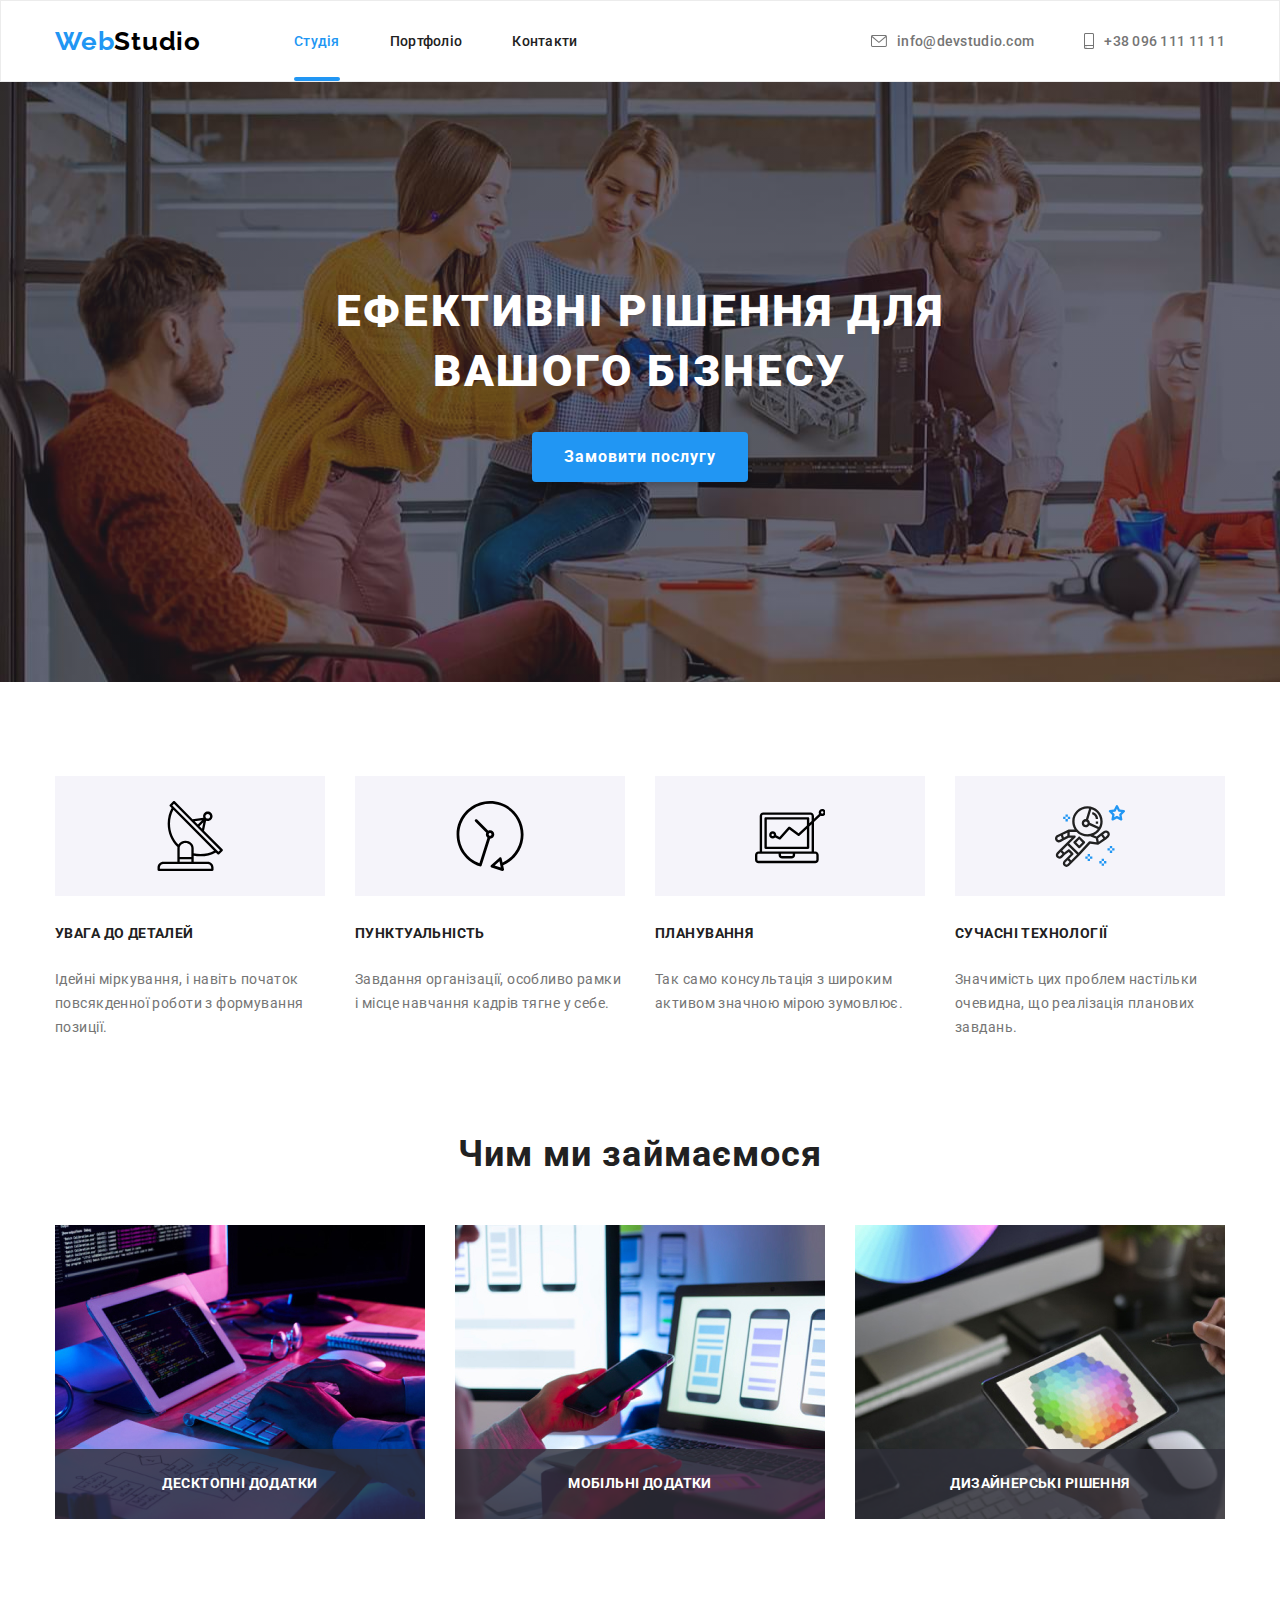
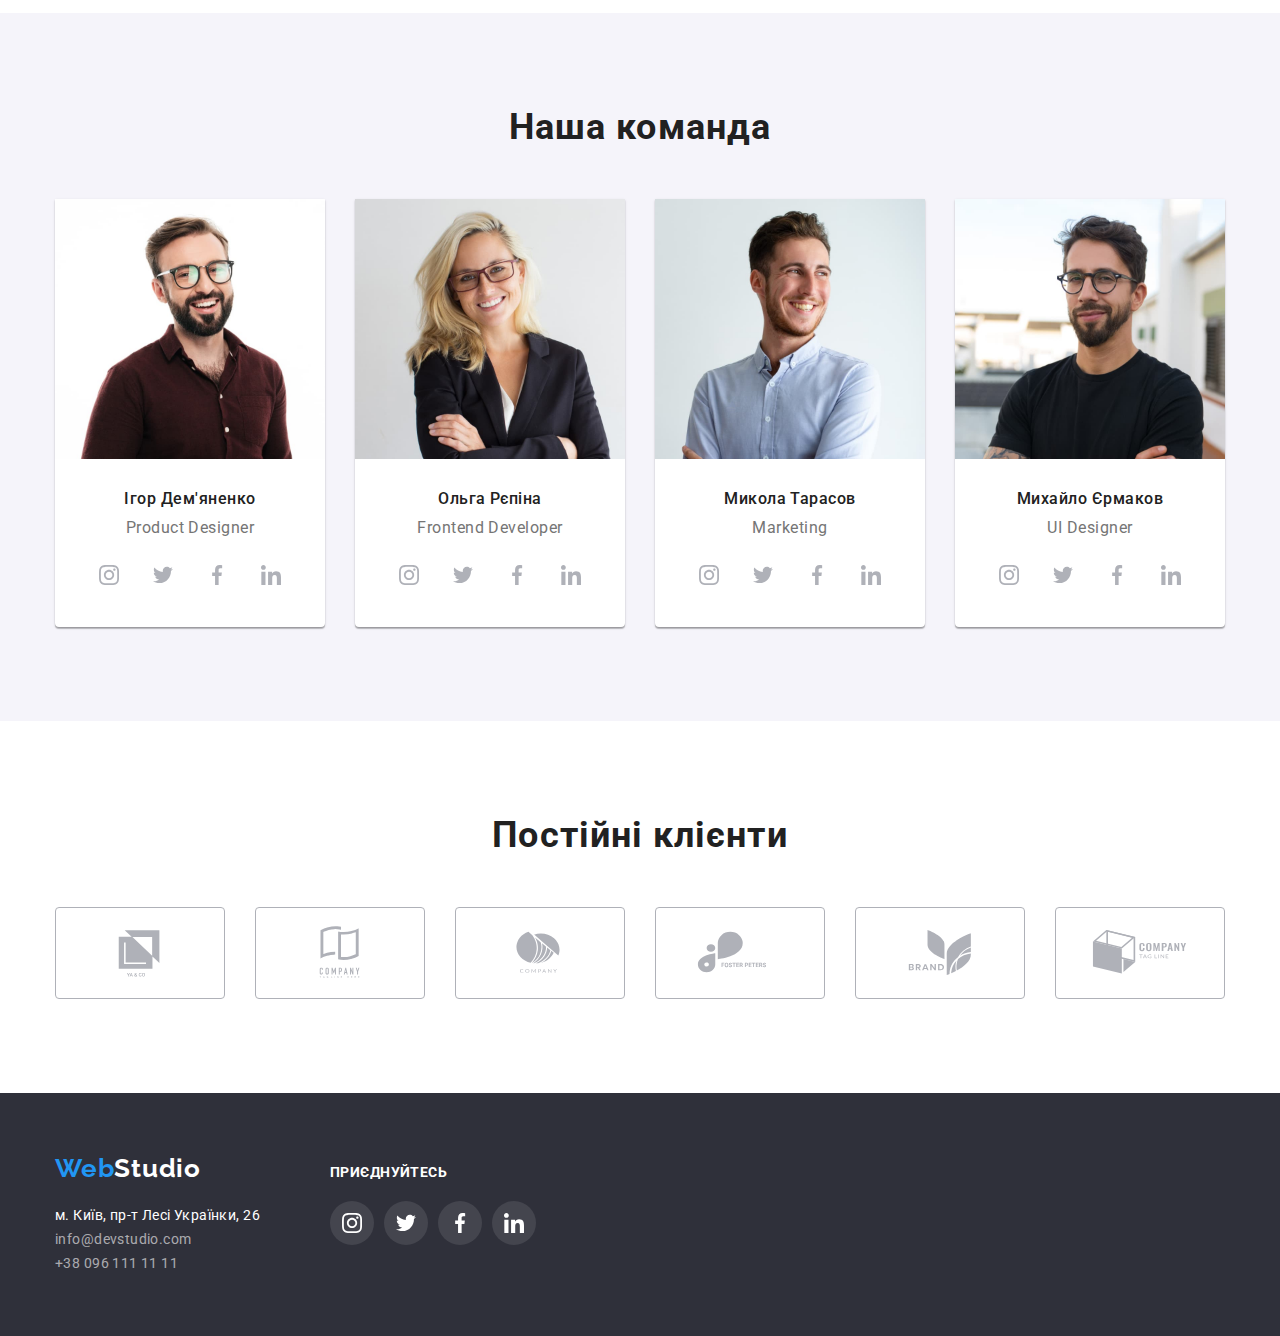
<file: index.html>
<!DOCTYPE html>
<html lang="uk">
    <head>
        <meta charset="UTF-8" />
        <meta
            http-equiv="X-UA-Compatible"
            content="IE=edge"
        />
        <meta
            name="viewport"
            content="width=device-width, initial-scale=1.0"
        />
        <link
            rel="preconnect"
            href="https://fonts.googleapis.com"
        />
        <link
            rel="preconnect"
            href="https://fonts.gstatic.com"
            crossorigin
        />
        <link
            href="https://fonts.googleapis.com/css2?family=Raleway:wght@700&family=Roboto:wght@400;500;700;900&display=swap"
            rel="stylesheet"
        />
        <title>WebStudio</title>
        <link
            rel="stylesheet"
            href="https://cdnjs.cloudflare.com/ajax/libs/modern-normalize/1.1.0/modern-normalize.min.css"
        />
        <link
            rel="stylesheet"
            href="./styles/styles.css"
        />
    </head>

    <body>
        <!-- site header -->
        <header class="header">
            <div class="container header-box">
                <nav class="main-nav">
                    <!-- company logo -->
                    <a
                        href="./index.html"
                        class="logo link logo-box"
                        lang="en"
                        >Web<span class="logo-item">Studio</span></a
                    >

                    <!-- list of site links -->
                    <ul class="site-nav">
                        <li class="nav-item">
                            <a
                                href="./index.html"
                                class="nav-link link active"
                                >Студія</a
                            >
                        </li>
                        <li class="nav-item">
                            <a
                                href="./portfolio.html"
                                class="nav-link link"
                                >Портфоліо</a
                            >
                        </li>
                        <li class="nav-item">
                            <a
                                href="./contacts.html"
                                class="nav-link link"
                                >Контакти</a
                            >
                        </li>
                    </ul>
                </nav>

                <!-- a list of company contacts -->
                <ul class="contact-box">
                    <li class="contact-item">
                        <a
                            class="contact-link link"
                            href="mailto:info@devstudio.com"
                            target="_blank"
                            rel="noopener noreferrer nofollow"
                            ><svg
                                viewBox
                                width="16"
                                height="12"
                                class="icon shape-codepen contact-icon"
                            >
                                <use
                                    href="./images/icons.svg#icon-mail"
                                ></use></svg
                            >info@devstudio.com</a
                        >
                    </li>
                    <li class="contact-item">
                        <a
                            class="contact-link link"
                            href="tel:+380961111111"
                            ><svg
                                viewBox
                                width="10"
                                height="16"
                                class="icon shape-codepen contact-icon"
                            >
                                <use
                                    href="./images/icons.svg#icon-smartphone"
                                ></use></svg
                            >+38 096 111 11 11</a
                        >
                    </li>
                </ul>
            </div>
        </header>

        <main>
            <!-- Hero section -->
            <section class="hero">
                <div class="container">
                    <h1 class="hero-title">
                        Ефективні рішення для вашого бізнесу
                    </h1>
                    <button
                        type="button"
                        class="hero-btn"
                        data-modal-open
                    >
                        Замовити послугу
                    </button>
                </div>

                <!-- modal-window -->
                <div
                    class="backdrop is-hidden"
                    data-modal
                >
                    <div class="modal">
                        <button
                            class="close-btn"
                            data-modal-close
                        >
                            <svg
                                viewBox
                                width="11"
                                height="11"
                                class="icon shape-codepen close-img"
                            >
                                <use href="./images/icons.svg#icon-close"></use>
                            </svg>
                        </button>
                    </div>
                </div>
            </section>

            <!-- advertising text -->
            <section class="section sec-padding-bottom-0">
                <div class="container">
                    <h2 class="visually-hidden">Наші переваги</h2>
                    <ul class="advertising">
                        <li class="adv-list">
                            <div class="adv-wrap icon-sat">
                                <svg
                                    viewBox
                                    width="70"
                                    height="70"
                                    class="icon shape-codepen"
                                >
                                    <use
                                        href="./images/icons.svg#icon-satellite"
                                    ></use>
                                </svg>
                            </div>
                            <h3 class="adv-title">УВАГА ДО ДЕТАЛЕЙ</h3>
                            <p class="adv-content">
                                Ідейні міркування, і навіть початок повсякденної
                                роботи з формування позиції.
                            </p>
                        </li>
                        <li class="adv-list">
                            <div class="adv-wrap icon-clock">
                                <svg
                                    viewBox
                                    width="70"
                                    height="70"
                                    class="icon shape-codepen"
                                >
                                    <use
                                        href="./images/icons.svg#icon-clock"
                                    ></use>
                                </svg>
                            </div>
                            <h3 class="adv-title">ПУНКТУАЛЬНІСТЬ</h3>
                            <p class="adv-content">
                                Завдання організації, особливо рамки і місце
                                навчання кадрів тягне у себе.
                            </p>
                        </li>
                        <li class="adv-list">
                            <div class="adv-wrap icon-diag">
                                <svg
                                    viewBox
                                    width="70"
                                    height="70"
                                    class="icon shape-codepen"
                                >
                                    <use
                                        href="./images/icons.svg#icon-laptop"
                                    ></use>
                                </svg>
                            </div>
                            <h3 class="adv-title">ПЛАНУВАННЯ</h3>
                            <p class="adv-content">
                                Так само консультація з широким активом значною
                                мірою зумовлює.
                            </p>
                        </li>
                        <li class="adv-list">
                            <div class="adv-wrap icon-astronaut">
                                <svg
                                    viewBox
                                    width="70"
                                    height="70"
                                    class="icon shape-codepen"
                                >
                                    <use
                                        href="./images/icons.svg#icon-astronaut"
                                    ></use>
                                </svg>
                            </div>
                            <h3 class="adv-title">СУЧАСНІ ТЕХНОЛОГІЇ</h3>
                            <p class="adv-content">
                                Значимість цих проблем настільки очевидна, що
                                реалізація планових завдань.
                            </p>
                        </li>
                    </ul>
                </div>
            </section>

            <!-- advertising photo -->
            <section class="section">
                <div class="container">
                    <h2 class="section-title">Чим ми займаємося</h2>
                    <ul class="photo-list">
                        <li class="photo-item">
                            <img
                                src="./images/advphoto/1.jpg"
                                alt="advertising photo 1"
                                width="370"
                                height="294"
                            />
                            <div class="photo-text">
                                <p class="text-item">Десктопні додатки</p>
                            </div>
                        </li>
                        <li class="photo-item">
                            <img
                                src="./images/advphoto/2.jpg"
                                alt="advertising photo 2"
                                width="370"
                                height="294"
                            />
                            <div class="photo-text">
                                <p class="text-item">Мобільні додатки</p>
                            </div>
                        </li>
                        <li class="photo-item">
                            <img
                                src="./images/advphoto/3.jpg"
                                alt="advertising photo 3"
                                width="370"
                                height="294"
                            />
                            <div class="photo-text">
                                <p class="text-item">Дизайнерські рішення</p>
                            </div>
                        </li>
                    </ul>
                </div>
            </section>

            <!-- photos of team members -->
            <section class="section team-section">
                <div class="container">
                    <h2 class="section-title">Наша команда</h2>
                    <ul class="team-list">
                        <li class="team-photo">
                            <img
                                src="./images/team-photo/igor-photo.jpg"
                                alt="Product Designer photo"
                                width="270"
                                height="260"
                            />
                            <div class="team-card">
                                <h3 class="teammate-title">Ігор Дем'яненко</h3>
                                <p
                                    lang="en"
                                    class="team-profession"
                                >
                                    Product Designer
                                </p>
                                <ul class="social-list">
                                    <li class="social-item">
                                        <a
                                            class="social-ico"
                                            href=""
                                            ><svg
                                                viewBox
                                                width="20"
                                                height="20"
                                                class="icon shape-codepen"
                                            >
                                                <use
                                                    href="./images/icons.svg#icon-instagram"
                                                ></use></svg
                                        ></a>
                                    </li>
                                    <li class="social-item">
                                        <a
                                            class="social-ico"
                                            href=""
                                            ><svg
                                                viewBox
                                                width="20"
                                                height="20"
                                                class="icon shape-codepen"
                                            >
                                                <use
                                                    href="./images/icons.svg#icon-twitter"
                                                ></use></svg
                                        ></a>
                                    </li>
                                    <li class="social-item">
                                        <a
                                            class="social-ico"
                                            href=""
                                            ><svg
                                                viewBox
                                                width="20"
                                                height="20"
                                                class="icon shape-codepen"
                                            >
                                                <use
                                                    href="./images/icons.svg#icon-facebook"
                                                ></use></svg
                                        ></a>
                                    </li>
                                    <li class="social-item">
                                        <a
                                            class="social-ico"
                                            href=""
                                            ><svg
                                                viewBox
                                                width="20"
                                                height="20"
                                                class="icon shape-codepen"
                                            >
                                                <use
                                                    href="./images/icons.svg#icon-linkedin"
                                                ></use></svg
                                        ></a>
                                    </li>
                                </ul>
                            </div>
                        </li>
                        <li class="team-photo">
                            <img
                                src="./images/team-photo/olga-photo.jpg"
                                alt="Frontend Developer photo"
                                width="270"
                                height="260"
                            />
                            <div class="team-card">
                                <h3 class="teammate-title">Ольга Рєпіна</h3>
                                <p
                                    lang="en"
                                    class="team-profession"
                                >
                                    Frontend Developer
                                </p>
                                <ul class="social-list">
                                    <li class="social-item">
                                        <a
                                            class="social-ico"
                                            href=""
                                            ><svg
                                                viewBox
                                                width="20"
                                                height="20"
                                                class="icon shape-codepen"
                                            >
                                                <use
                                                    href="./images/icons.svg#icon-instagram"
                                                ></use></svg
                                        ></a>
                                    </li>
                                    <li class="social-item">
                                        <a
                                            class="social-ico"
                                            href=""
                                            ><svg
                                                viewBox
                                                width="20"
                                                height="20"
                                                class="icon shape-codepen"
                                            >
                                                <use
                                                    href="./images/icons.svg#icon-twitter"
                                                ></use></svg
                                        ></a>
                                    </li>
                                    <li class="social-item">
                                        <a
                                            class="social-ico"
                                            href=""
                                            ><svg
                                                viewBox
                                                width="20"
                                                height="20"
                                                class="icon shape-codepen"
                                            >
                                                <use
                                                    href="./images/icons.svg#icon-facebook"
                                                ></use></svg
                                        ></a>
                                    </li>
                                    <li class="social-item">
                                        <a
                                            class="social-ico"
                                            href=""
                                            ><svg
                                                viewBox
                                                width="20"
                                                height="20"
                                                class="icon shape-codepen"
                                            >
                                                <use
                                                    href="./images/icons.svg#icon-linkedin"
                                                ></use></svg
                                        ></a>
                                    </li>
                                </ul>
                            </div>
                        </li>
                        <li class="team-photo">
                            <img
                                src="./images/team-photo/mikola-photo.jpg"
                                alt="Marketing photo"
                                width="270"
                                height="260"
                            />
                            <div class="team-card">
                                <h3 class="teammate-title">Микола Тарасов</h3>
                                <p
                                    lang="en"
                                    class="team-profession"
                                >
                                    Marketing
                                </p>
                                <ul class="social-list">
                                    <li class="social-item">
                                        <a
                                            class="social-ico"
                                            href=""
                                            ><svg
                                                viewBox
                                                width="20"
                                                height="20"
                                                class="icon shape-codepen"
                                            >
                                                <use
                                                    href="./images/icons.svg#icon-instagram"
                                                ></use></svg
                                        ></a>
                                    </li>
                                    <li class="social-item">
                                        <a
                                            class="social-ico"
                                            href=""
                                            ><svg
                                                viewBox
                                                width="20"
                                                height="20"
                                                class="icon shape-codepen"
                                            >
                                                <use
                                                    href="./images/icons.svg#icon-twitter"
                                                ></use></svg
                                        ></a>
                                    </li>
                                    <li class="social-item">
                                        <a
                                            class="social-ico"
                                            href=""
                                            ><svg
                                                viewBox
                                                width="20"
                                                height="20"
                                                class="icon shape-codepen"
                                            >
                                                <use
                                                    href="./images/icons.svg#icon-facebook"
                                                ></use></svg
                                        ></a>
                                    </li>
                                    <li class="social-item">
                                        <a
                                            class="social-ico"
                                            href=""
                                            ><svg
                                                viewBox
                                                width="20"
                                                height="20"
                                                class="icon shape-codepen"
                                            >
                                                <use
                                                    href="./images/icons.svg#icon-linkedin"
                                                ></use></svg
                                        ></a>
                                    </li>
                                </ul>
                            </div>
                        </li>
                        <li class="team-photo">
                            <img
                                src="./images/team-photo/mihail-photo.jpg"
                                alt="UI Designer photo"
                                width="270"
                                height="260"
                            />
                            <div class="team-card">
                                <h3 class="teammate-title">Михайло Єрмаков</h3>
                                <p
                                    lang="en"
                                    class="team-profession"
                                >
                                    UI Designer
                                </p>
                                <ul class="social-list">
                                    <li class="social-item">
                                        <a
                                            class="social-ico"
                                            href=""
                                            ><svg
                                                viewBox
                                                width="20"
                                                height="20"
                                                class="icon shape-codepen"
                                            >
                                                <use
                                                    href="./images/icons.svg#icon-instagram"
                                                ></use></svg
                                        ></a>
                                    </li>
                                    <li class="social-item">
                                        <a
                                            class="social-ico"
                                            href=""
                                            ><svg
                                                viewBox
                                                width="20"
                                                height="20"
                                                class="icon shape-codepen"
                                            >
                                                <use
                                                    href="./images/icons.svg#icon-twitter"
                                                ></use></svg
                                        ></a>
                                    </li>
                                    <li class="social-item">
                                        <a
                                            class="social-ico"
                                            href=""
                                            ><svg
                                                viewBox
                                                width="20"
                                                height="20"
                                                class="icon shape-codepen"
                                            >
                                                <use
                                                    href="./images/icons.svg#icon-facebook"
                                                ></use></svg
                                        ></a>
                                    </li>
                                    <li class="social-item">
                                        <a
                                            class="social-ico"
                                            href=""
                                            ><svg
                                                viewBox
                                                width="20"
                                                height="20"
                                                class="icon shape-codepen"
                                            >
                                                <use
                                                    href="./images/icons.svg#icon-linkedin"
                                                ></use></svg
                                        ></a>
                                    </li>
                                </ul>
                            </div>
                        </li>
                    </ul>
                </div>
            </section>

            <!-- client section -->
            <section class="section">
                <div class="container">
                    <h2 class="section-title">Постійні клієнти</h2>
                    <ul class="client-list">
                        <li class="client-item">
                            <a
                                class="client-link"
                                href=""
                                ><svg
                                    viewBox
                                    width="106"
                                    height="60"
                                    class="icon shape-codepen"
                                >
                                    <use
                                        href="./images/icons.svg#icon-group"
                                    ></use></svg
                            ></a>
                        </li>
                        <li>
                            <a
                                class="client-link"
                                href=""
                                ><svg
                                    viewBox
                                    width="106"
                                    height="60"
                                    class="icon shape-codepen"
                                >
                                    <use
                                        href="./images/icons.svg#icon-group-2"
                                    ></use></svg
                            ></a>
                        </li>
                        <li>
                            <a
                                class="client-link"
                                href=""
                                ><svg
                                    viewBox
                                    width="106"
                                    height="60"
                                    class="icon shape-codepen"
                                >
                                    <use
                                        href="./images/icons.svg#icon-group-3"
                                    ></use></svg
                            ></a>
                        </li>
                        <li>
                            <a
                                class="client-link"
                                href=""
                                ><svg
                                    viewBox
                                    width="106"
                                    height="60"
                                    class="icon shape-codepen"
                                >
                                    <use
                                        href="./images/icons.svg#icon-group-4"
                                    ></use></svg
                            ></a>
                        </li>
                        <li>
                            <a
                                class="client-link"
                                href=""
                                ><svg
                                    viewBox
                                    width="106"
                                    height="60"
                                    class="icon shape-codepen"
                                >
                                    <use
                                        href="./images/icons.svg#icon-group-5"
                                    ></use></svg
                            ></a>
                        </li>
                        <li>
                            <a
                                class="client-link"
                                href=""
                                ><svg
                                    viewBox
                                    width="106"
                                    height="60"
                                    class="icon shape-codepen"
                                >
                                    <use
                                        href="./images/icons.svg#icon-group-6"
                                    ></use></svg
                            ></a>
                        </li>
                    </ul>
                </div>
            </section>
        </main>

        <!-- footer, address and contacts  -->
        <footer class="footer">
            <div class="container footer-wrapper">
                <div class="logo-info">
                    <a
                        href="./index.html"
                        class="logo link"
                        lang="en"
                        >Web<span class="footer-logo">Studio</span></a
                    >

                    <address class="address">
                        <ul class="address-list">
                            <li>
                                <a
                                    class="address-link link"
                                    href="https://goo.gl/maps/XYVUcAoSv2epRwpU8"
                                    target="_blank"
                                    rel="noopener noreferrer nofollow"
                                    >м. Київ, пр-т Лесі Українки, 26</a
                                >
                            </li>
                            <li>
                                <a
                                    class="footer-link link"
                                    href="mailto:info@devstudio.com"
                                    target="_blank"
                                    rel="noopener noreferrer nofollow"
                                    >info@devstudio.com</a
                                >
                            </li>
                            <li>
                                <a
                                    class="footer-link link"
                                    href="tel:+380961111111"
                                    >+38 096 111 11 11</a
                                >
                            </li>
                        </ul>
                    </address>
                </div>
                <div class="footer-social">
                    <p class="social-text">приєднуйтесь</p>
                    <ul class="social-list footer-list">
                        <li class="social-item">
                            <a
                                class="social-ico footer-ico"
                                href=""
                                ><svg
                                    viewBox
                                    width="20"
                                    height="20"
                                    class="icon shape-codepen"
                                >
                                    <use
                                        href="./images/icons.svg#icon-instagram"
                                    ></use></svg
                            ></a>
                        </li>
                        <li class="social-item">
                            <a
                                class="social-ico footer-ico"
                                href=""
                                ><svg
                                    viewBox
                                    width="20"
                                    height="20"
                                    class="icon shape-codepen"
                                >
                                    <use
                                        href="./images/icons.svg#icon-twitter"
                                    ></use></svg
                            ></a>
                        </li>
                        <li class="social-item">
                            <a
                                class="social-ico footer-ico"
                                href=""
                                ><svg
                                    viewBox
                                    width="20"
                                    height="20"
                                    class="icon shape-codepen"
                                >
                                    <use
                                        href="./images/icons.svg#icon-facebook"
                                    ></use></svg
                            ></a>
                        </li>
                        <li class="social-item">
                            <a
                                class="social-ico footer-ico"
                                href=""
                                ><svg
                                    viewBox
                                    width="20"
                                    height="20"
                                    class="icon shape-codepen"
                                >
                                    <use
                                        href="./images/icons.svg#icon-linkedin"
                                    ></use></svg
                            ></a>
                        </li>
                    </ul>
                </div>
            </div>
        </footer>
        <script src="./js/modal.js"></script>
    </body>
</html>
</file>
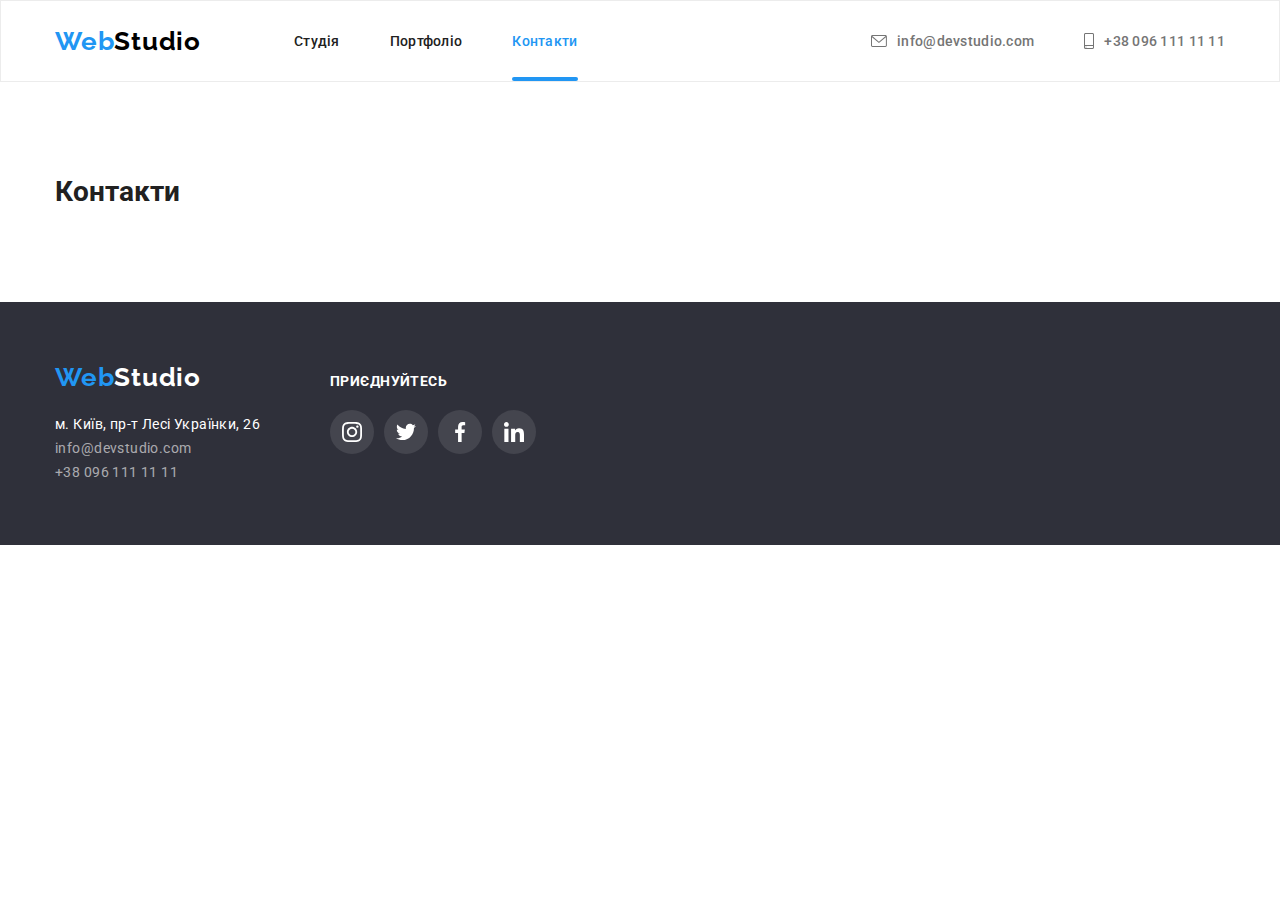
<file: contacts.html>
<!DOCTYPE html>
<html lang="uk">
    <head>
        <meta charset="UTF-8" />
        <meta
            http-equiv="X-UA-Compatible"
            content="IE=edge"
        />
        <meta
            name="viewport"
            content="width=device-width, initial-scale=1.0"
        />
        <link
            rel="preconnect"
            href="https://fonts.googleapis.com"
        />
        <link
            rel="preconnect"
            href="https://fonts.gstatic.com"
            crossorigin
        />
        <link
            href="https://fonts.googleapis.com/css2?family=Raleway:wght@700&family=Roboto:wght@400;500;700;900&display=swap"
            rel="stylesheet"
        />
        <title>Contacts</title>
        <link
            rel="stylesheet"
            href="https://cdnjs.cloudflare.com/ajax/libs/modern-normalize/1.1.0/modern-normalize.min.css"
        />
        <link
            rel="stylesheet"
            href="./styles/styles.css"
        />
    </head>

    <body>
        <!-- site header -->
        <header class="header">
            <div class="container header-box">
                <nav class="main-nav">
                    <!-- company logo -->
                    <a
                        href="./index.html"
                        class="logo link logo-box"
                        lang="en"
                        >Web<span class="logo-item">Studio</span></a
                    >

                    <!-- list of site links -->
                    <ul class="site-nav">
                        <li class="nav-item">
                            <a
                                href="./index.html"
                                class="nav-link link"
                                >Студія</a
                            >
                        </li>
                        <li class="nav-item">
                            <a
                                href="./portfolio.html"
                                class="nav-link link"
                                >Портфоліо</a
                            >
                        </li>
                        <li class="nav-item">
                            <a
                                href="./contacts.html"
                                class="nav-link link active"
                                >Контакти</a
                            >
                        </li>
                    </ul>
                </nav>

                <!-- a list of company contacts -->
                <ul class="contact-box">
                    <li class="contact-item">
                        <a
                            class="contact-link link"
                            href="mailto:info@devstudio.com"
                            target="_blank"
                            rel="noopener noreferrer nofollow"
                            ><svg
                                viewBox
                                width="16"
                                height="12"
                                class="icon shape-codepen contact-icon"
                            >
                                <use
                                    href="./images/icons.svg#icon-mail"
                                ></use></svg
                            >info@devstudio.com</a
                        >
                    </li>
                    <li class="contact-item">
                        <a
                            class="contact-link link"
                            href="tel:+380961111111"
                            ><svg
                                viewBox
                                width="10"
                                height="16"
                                class="icon shape-codepen contact-icon"
                            >
                                <use
                                    href="./images/icons.svg#icon-smartphone"
                                ></use></svg
                            >+38 096 111 11 11</a
                        >
                    </li>
                </ul>
            </div>
        </header>
        <main>
            <section class="section">
                <div class="container"><h1>Контакти</h1></div>
            </section>
        </main>

        <!-- footer, address and contacts  -->
        <footer class="footer">
            <div class="container footer-wrapper">
                <div class="logo-info">
                    <a
                        href="./index.html"
                        class="logo link"
                        lang="en"
                        >Web<span class="footer-logo">Studio</span></a
                    >

                    <address class="address">
                        <ul class="address-list">
                            <li>
                                <a
                                    class="address-link link"
                                    href="https://goo.gl/maps/XYVUcAoSv2epRwpU8"
                                    target="_blank"
                                    rel="noopener noreferrer nofollow"
                                    >м. Київ, пр-т Лесі Українки, 26</a
                                >
                            </li>
                            <li>
                                <a
                                    class="footer-link link"
                                    href="mailto:info@devstudio.com"
                                    target="_blank"
                                    rel="noopener noreferrer nofollow"
                                    >info@devstudio.com</a
                                >
                            </li>
                            <li>
                                <a
                                    class="footer-link link"
                                    href="tel:+380961111111"
                                    >+38 096 111 11 11</a
                                >
                            </li>
                        </ul>
                    </address>
                </div>
                <div class="footer-social">
                    <p class="social-text">приєднуйтесь</p>
                    <ul class="social-list footer-list">
                        <li class="social-item">
                            <a
                                class="social-ico footer-ico"
                                href=""
                                ><svg
                                    viewBox
                                    width="20"
                                    hight="20"
                                    class="icon shape-codepen"
                                >
                                    <use
                                        href="./images/icons.svg#icon-instagram"
                                    ></use></svg
                            ></a>
                        </li>
                        <li class="social-item">
                            <a
                                class="social-ico footer-ico"
                                href=""
                                ><svg
                                    viewBox
                                    width="20"
                                    hight="20"
                                    class="icon shape-codepen"
                                >
                                    <use
                                        href="./images/icons.svg#icon-twitter"
                                    ></use></svg
                            ></a>
                        </li>
                        <li class="social-item">
                            <a
                                class="social-ico footer-ico"
                                href=""
                                ><svg
                                    viewBox
                                    width="20"
                                    hight="20"
                                    class="icon shape-codepen"
                                >
                                    <use
                                        href="./images/icons.svg#icon-facebook"
                                    ></use></svg
                            ></a>
                        </li>
                        <li class="social-item">
                            <a
                                class="social-ico footer-ico"
                                href=""
                                ><svg
                                    viewBox
                                    width="20"
                                    hight="20"
                                    class="icon shape-codepen"
                                >
                                    <use
                                        href="./images/icons.svg#icon-linkedin"
                                    ></use></svg
                            ></a>
                        </li>
                    </ul>
                </div>
            </div>
        </footer>
    </body>
</html>
</file>
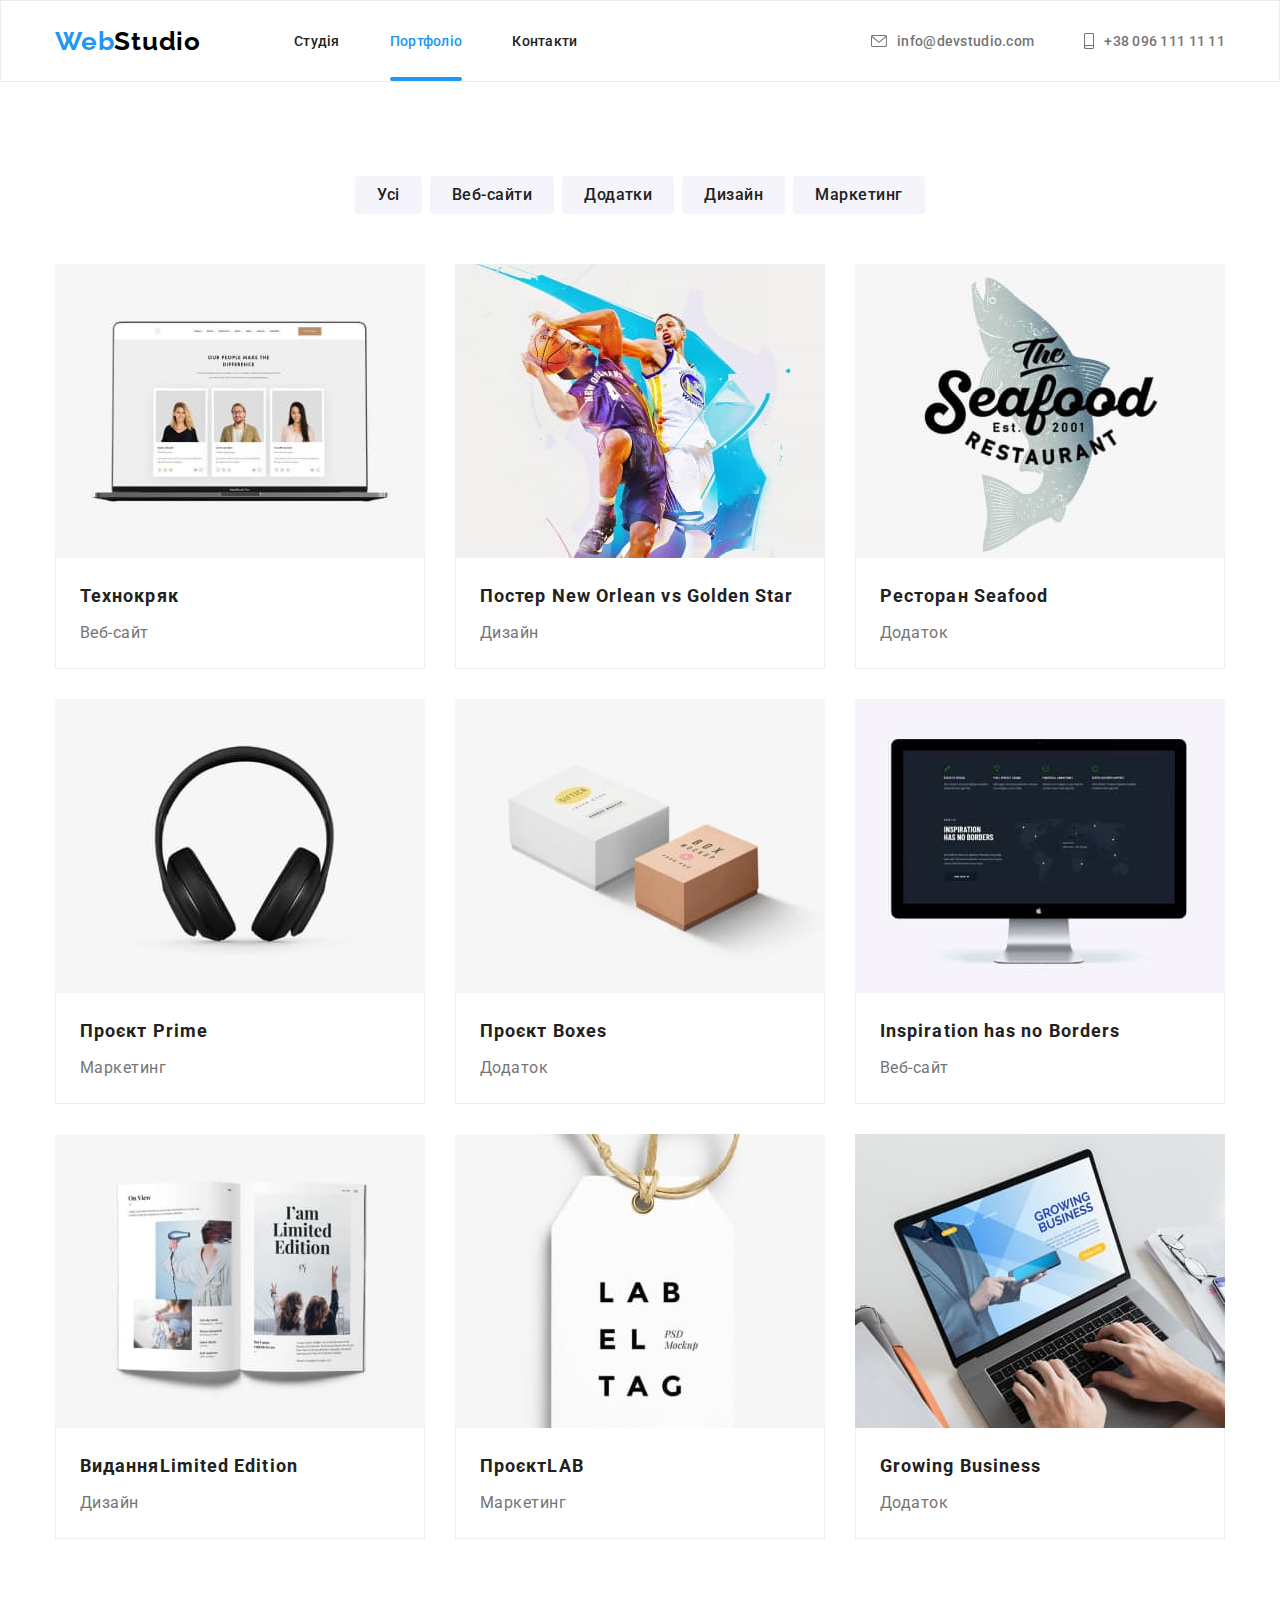
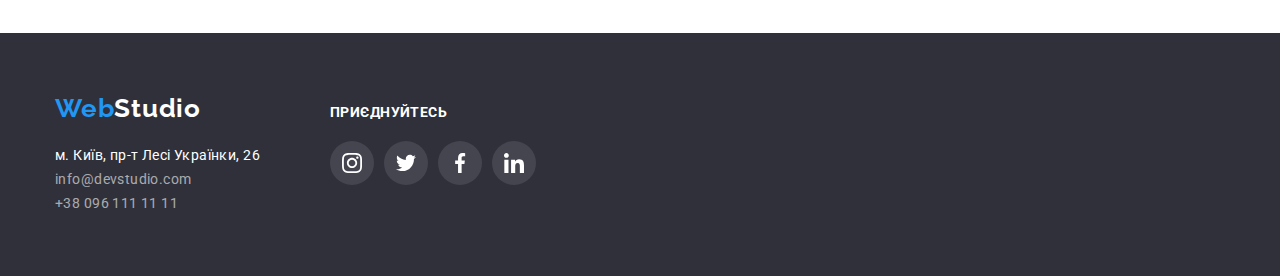
<file: portfolio.html>
<!DOCTYPE html>
<html lang="uk">
    <head>
        <meta charset="UTF-8" />
        <meta
            http-equiv="X-UA-Compatible"
            content="IE=edge"
        />
        <meta
            name="viewport"
            content="width=device-width, initial-scale=1.0"
        />
        <link
            rel="preconnect"
            href="https://fonts.googleapis.com"
        />
        <link
            rel="preconnect"
            href="https://fonts.gstatic.com"
            crossorigin
        />
        <link
            href="https://fonts.googleapis.com/css2?family=Raleway:wght@700&family=Roboto:wght@400;500;700;900&display=swap"
            rel="stylesheet"
        />
        <title>Portfolio</title>
        <link
            rel="stylesheet"
            href="https://cdnjs.cloudflare.com/ajax/libs/modern-normalize/1.1.0/modern-normalize.min.css"
        />
        <link
            rel="stylesheet"
            href="./styles/styles.css"
        />
    </head>

    <body>
        <!-- site header -->
        <header class="header">
            <div class="container header-box">
                <nav class="main-nav">
                    <!-- company logo -->
                    <a
                        href="./index.html"
                        class="logo link logo-box"
                        lang="en"
                        >Web<span class="logo-item">Studio</span></a
                    >

                    <!-- list of site links -->
                    <ul class="site-nav">
                        <li class="nav-item">
                            <a
                                href="./index.html"
                                class="nav-link link"
                                >Студія</a
                            >
                        </li>
                        <li class="nav-item">
                            <a
                                href="./portfolio.html"
                                class="nav-link link active"
                                >Портфоліо</a
                            >
                        </li>
                        <li class="nav-item">
                            <a
                                href="./contacts.html"
                                class="nav-link link"
                                >Контакти</a
                            >
                        </li>
                    </ul>
                </nav>

                <!-- a list of company contacts -->
                <ul class="contact-box">
                    <li class="contact-item">
                        <a
                            class="contact-link link"
                            href="mailto:info@devstudio.com"
                            target="_blank"
                            rel="noopener noreferrer nofollow"
                            ><svg
                                viewBox
                                width="16"
                                height="12"
                                class="icon shape-codepen contact-icon"
                            >
                                <use
                                    href="./images/icons.svg#icon-mail"
                                ></use></svg
                            >info@devstudio.com</a
                        >
                    </li>
                    <li class="contact-item">
                        <a
                            class="contact-link link"
                            href="tel:+380961111111"
                            ><svg
                                viewBox
                                width="10"
                                height="16"
                                class="icon shape-codepen contact-icon"
                            >
                                <use
                                    href="./images/icons.svg#icon-smartphone"
                                ></use></svg
                            >+38 096 111 11 11</a
                        >
                    </li>
                </ul>
            </div>
        </header>
        <main>
            <section class="section">
                <div class="container">
                    <!-- Portfolio Title -->
                    <h1 class="visually-hidden">Портфоліо</h1>
                    <!-- Portfolio Button  -->
                    <ul class="list-btn">
                        <li class="btn-item">
                            <button
                                type="button"
                                class="portfolio-btn"
                            >
                                Усі
                            </button>
                        </li>
                        <li class="btn-item">
                            <button
                                type="button"
                                class="portfolio-btn"
                            >
                                Веб-сайти
                            </button>
                        </li>
                        <li class="btn-item">
                            <button
                                type="button"
                                class="portfolio-btn"
                            >
                                Додатки
                            </button>
                        </li>
                        <li class="btn-item">
                            <button
                                type="button"
                                class="portfolio-btn"
                            >
                                Дизайн
                            </button>
                        </li>
                        <li class="btn-item">
                            <button
                                type="button"
                                class="portfolio-btn"
                            >
                                Маркетинг
                            </button>
                        </li>
                    </ul>

                    <!-- Portfolio  -->
                    <ul class="portfolio-photo">
                        <li class="portfolio-item">
                            <div class="portfolio-wrap-details">
                                <img
                                    src="./images/portfolio-photo/technokryak.jpg"
                                    alt="photo technokkryk"
                                    width="370"
                                    height="294"
                                />
                                <p class="portfolio-details">
                                    Lorem ipsum dolor sit amet consectetur
                                    adipisicing elit. Veritatis cupiditate unde
                                    itaque quod. Iure optio aut placeat
                                    inventore ducimus architecto alias animi
                                    enim, quas suscipit atque rerum facere unde?
                                    Debitis.
                                </p>
                            </div>

                            <div class="card-title">
                                <h2 class="portfolio-title">Технокряк</h2>
                                <p class="portfolio-type">Веб-сайт</p>
                            </div>
                        </li>
                        <li class="portfolio-item">
                            <div class="portfolio-wrap-details">
                                <img
                                    src="./images/portfolio-photo/poster.jpg"
                                    alt="poster photo"
                                    width="370"
                                    height="294"
                                />
                                <p class="portfolio-details">
                                    Lorem ipsum dolor sit amet consectetur
                                    adipisicing elit. Veritatis cupiditate unde
                                    itaque quod. Iure optio aut placeat
                                    inventore ducimus architecto alias animi
                                    enim, quas suscipit atque rerum facere unde?
                                    Debitis.
                                </p>
                            </div>

                            <div class="card-title">
                                <h2 class="portfolio-title">
                                    Постер
                                    <span lang="en"
                                        >New Orlean vs Golden Star</span
                                    >
                                </h2>
                                <p class="portfolio-type">Дизайн</p>
                            </div>
                        </li>
                        <li class="portfolio-item">
                            <div class="portfolio-wrap-details">
                                <img
                                    src="./images/portfolio-photo/restoran.jpg"
                                    alt="restoran photo"
                                    width="370"
                                    height="294"
                                />
                                <p class="portfolio-details">
                                    Lorem ipsum dolor sit amet consectetur
                                    adipisicing elit. Veritatis cupiditate unde
                                    itaque quod. Iure optio aut placeat
                                    inventore ducimus architecto alias animi
                                    enim, quas suscipit atque rerum facere unde?
                                    Debitis.
                                </p>
                            </div>

                            <div class="card-title">
                                <h2 class="portfolio-title">
                                    Ресторан <span lang="en">Seafood</span>
                                </h2>
                                <p class="portfolio-type">Додаток</p>
                            </div>
                        </li>
                        <li class="portfolio-item">
                            <div class="portfolio-wrap-details">
                                <img
                                    src="./images/portfolio-photo/project-prime.jpg"
                                    alt="project prime photo"
                                    width="370"
                                    height="294"
                                />
                                <p class="portfolio-details">
                                    Lorem ipsum dolor sit amet consectetur
                                    adipisicing elit. Veritatis cupiditate unde
                                    itaque quod. Iure optio aut placeat
                                    inventore ducimus architecto alias animi
                                    enim, quas suscipit atque rerum facere unde?
                                    Debitis.
                                </p>
                            </div>

                            <div class="card-title">
                                <h2 class="portfolio-title">
                                    Проєкт <span lang="en">Prime</span>
                                </h2>
                                <p class="portfolio-type">Маркетинг</p>
                            </div>
                        </li>
                        <li class="portfolio-item">
                            <div class="portfolio-wrap-details">
                                <img
                                    src="./images/portfolio-photo/boxes.jpg"
                                    alt="boxes photo"
                                    width="370"
                                    height="294"
                                />
                                <p class="portfolio-details">
                                    Lorem ipsum dolor sit amet consectetur
                                    adipisicing elit. Veritatis cupiditate unde
                                    itaque quod. Iure optio aut placeat
                                    inventore ducimus architecto alias animi
                                    enim, quas suscipit atque rerum facere unde?
                                    Debitis.
                                </p>
                            </div>

                            <div class="card-title">
                                <h2 class="portfolio-title">
                                    Проєкт <span>Boxes</span>
                                </h2>
                                <p class="portfolio-type">Додаток</p>
                            </div>
                        </li>
                        <li class="portfolio-item">
                            <div class="portfolio-wrap-details">
                                <img
                                    src="./images/portfolio-photo/inspiration.jpg"
                                    alt="inspiration photo"
                                    width="370"
                                    height="294"
                                />
                                <p class="portfolio-details">
                                    Lorem ipsum dolor sit amet consectetur
                                    adipisicing elit. Veritatis cupiditate unde
                                    itaque quod. Iure optio aut placeat
                                    inventore ducimus architecto alias animi
                                    enim, quas suscipit atque rerum facere unde?
                                    Debitis.
                                </p>
                            </div>

                            <div class="card-title">
                                <h2
                                    lang="en"
                                    class="portfolio-title"
                                >
                                    Inspiration has no Borders
                                </h2>
                                <p class="portfolio-type">Веб-сайт</p>
                            </div>
                        </li>
                        <li class="portfolio-item">
                            <div class="portfolio-wrap-details">
                                <img
                                    src="./images/portfolio-photo/limited-edition.jpg"
                                    alt="limited Edition photo"
                                    width="370"
                                    height="294"
                                />
                                <p class="portfolio-details">
                                    Lorem ipsum dolor sit amet consectetur
                                    adipisicing elit. Veritatis cupiditate unde
                                    itaque quod. Iure optio aut placeat
                                    inventore ducimus architecto alias animi
                                    enim, quas suscipit atque rerum facere unde?
                                    Debitis.
                                </p>
                            </div>

                            <div class="card-title">
                                <h2 class="portfolio-title">
                                    Видання<span lang="en"
                                        >Limited Edition</span
                                    >
                                </h2>
                                <p class="portfolio-type">Дизайн</p>
                            </div>
                        </li>
                        <li class="portfolio-item">
                            <div class="portfolio-wrap-details">
                                <img
                                    src="./images/portfolio-photo/lab.jpg"
                                    alt="lab photo"
                                    width="370"
                                    height="294"
                                />
                                <p class="portfolio-details">
                                    Lorem ipsum dolor sit amet consectetur
                                    adipisicing elit. Veritatis cupiditate unde
                                    itaque quod. Iure optio aut placeat
                                    inventore ducimus architecto alias animi
                                    enim, quas suscipit atque rerum facere unde?
                                    Debitis.
                                </p>
                            </div>

                            <div class="card-title">
                                <h2 class="portfolio-title">
                                    Проєкт<span lang="en">LAB</span>
                                </h2>
                                <p class="portfolio-type">Маркетинг</p>
                            </div>
                        </li>
                        <li class="portfolio-item">
                            <div class="portfolio-wrap-details">
                                <img
                                    src="./images/portfolio-photo/growing.jpg"
                                    alt="growing business photo"
                                    width="370"
                                    height="294"
                                />
                                <p class="portfolio-details">
                                    Lorem ipsum dolor sit amet consectetur
                                    adipisicing elit. Veritatis cupiditate unde
                                    itaque quod. Iure optio aut placeat
                                    inventore ducimus architecto alias animi
                                    enim, quas suscipit atque rerum facere unde?
                                    Debitis.
                                </p>
                            </div>

                            <div class="card-title">
                                <h2
                                    lang="en"
                                    class="portfolio-title"
                                >
                                    Growing Business
                                </h2>
                                <p class="portfolio-type">Додаток</p>
                            </div>
                        </li>
                    </ul>
                </div>
            </section>
        </main>

        <!-- footer, address and contacts  -->
        <footer class="footer">
            <div class="container footer-wrapper">
                <div class="logo-info">
                    <a
                        href="./index.html"
                        class="logo link"
                        lang="en"
                        >Web<span class="footer-logo">Studio</span></a
                    >

                    <address class="address">
                        <ul class="address-list">
                            <li>
                                <a
                                    class="address-link link"
                                    href="https://goo.gl/maps/XYVUcAoSv2epRwpU8"
                                    target="_blank"
                                    rel="noopener noreferrer nofollow"
                                    >м. Київ, пр-т Лесі Українки, 26</a
                                >
                            </li>
                            <li>
                                <a
                                    class="footer-link link"
                                    href="mailto:info@devstudio.com"
                                    target="_blank"
                                    rel="noopener noreferrer nofollow"
                                    >info@devstudio.com</a
                                >
                            </li>
                            <li>
                                <a
                                    class="footer-link link"
                                    href="tel:+380961111111"
                                    >+38 096 111 11 11</a
                                >
                            </li>
                        </ul>
                    </address>
                </div>
                <div class="footer-social">
                    <p class="social-text">приєднуйтесь</p>
                    <ul class="social-list footer-list">
                        <li class="social-item">
                            <a
                                class="social-ico footer-ico"
                                href=""
                                ><svg
                                    viewBox
                                    width="20"
                                    height="20"
                                    class="icon shape-codepen"
                                >
                                    <use
                                        href="./images/icons.svg#icon-instagram"
                                    ></use></svg
                            ></a>
                        </li>
                        <li class="social-item">
                            <a
                                class="social-ico footer-ico"
                                href=""
                                ><svg
                                    viewBox
                                    width="20"
                                    height="20"
                                    class="icon shape-codepen"
                                >
                                    <use
                                        href="./images/icons.svg#icon-twitter"
                                    ></use></svg
                            ></a>
                        </li>
                        <li class="social-item">
                            <a
                                class="social-ico footer-ico"
                                href=""
                                ><svg
                                    viewBox
                                    width="20"
                                    height="20"
                                    class="icon shape-codepen"
                                >
                                    <use
                                        href="./images/icons.svg#icon-facebook"
                                    ></use></svg
                            ></a>
                        </li>
                        <li class="social-item">
                            <a
                                class="social-ico footer-ico"
                                href=""
                                ><svg
                                    viewBox
                                    width="20"
                                    height="20"
                                    class="icon shape-codepen"
                                >
                                    <use
                                        href="./images/icons.svg#icon-linkedin"
                                    ></use></svg
                            ></a>
                        </li>
                    </ul>
                </div>
            </div>
        </footer>
    </body>
</html>
</file>
<file: styles/styles.css>
/* main text color: #212121; */
/* second text color: #757575; */
/* main background color: #F5F5F5; */
/* accent color: #2196F3; */
/* second accent color: #000000; */
/* main button color: #F5F4FA; */

:root {
    --main-text-color: #212121;
    --second-text-color: #757575;
    --main-background-color: #f5f5f5;
    --second-background-color: #2f303a;
    --accent-color: #2196f3;
    --second-accent-color: #000000;
    --second-logo-color: #ffffff;
    --portfolio-button-color: #f5f4fa;
    --main-icon-color: #afb1b8;
    --main-border-radius: 4px;
    --main-border-color: rgba(175, 177, 184, 1);
    --portfolio-wrap-color: rgba(33, 150, 243, 0.9);
}

* {
    /* outline: 1px solid red; */
}

h1,
h2,
h3,
h4,
h5,
h6,
ul,
p {
    margin: 0;
}

ul {
    padding-left: 0;
    list-style: none;
}

img {
    display: block;
}

body {
    background-color: #ffffff;
    color: var(--main-text-color);
    font-family: 'Roboto', sans-serif;
    color: var(--main-text-color);
    font-size: 14px;
}

a {
    transition: color 250ms cubic-bezier(0.4, 0, 0.2, 1);
}

.container {
    width: 1200px;
    margin: 0 auto;
    padding-left: 15px;
    padding-right: 15px;
}

.section {
    padding-top: 94px;
    padding-bottom: 94px;
}

.link {
    text-decoration: none;
}

.link:hover,
.link:focus {
    color: var(--accent-color);
}

.section-title {
    font-weight: 700;
    font-size: 36px;
    line-height: 1.16;
    text-align: center;
    letter-spacing: 0.03em;

    color: var(--main-text-color);

    margin-bottom: 50px;
}

/* Header  */

.header {
    border: 1px solid rgba(236, 236, 236, 1);
}

.header-box {
    display: flex;
    align-items: center;
}

/* logo */

.logo {
    font-family: 'Raleway', sans-serif;
    font-weight: 700;
    font-size: 26px;
    line-height: 1.19;
    letter-spacing: 0.03em;

    color: var(--accent-color);
}

.logo-item {
    color: var(--second-accent-color);
}

/* site navigation */

nav a.active {
    color: var(--accent-color);
}

.main-nav {
    display: flex;
    align-items: center;
}

.site-nav {
    display: flex;
    margin-left: 93px;
}

.nav-item {
    display: block;
}

.nav-item + .nav-item {
    margin-left: 50px;
}

/* site links */

.nav-link {
    display: block;
    padding-top: 32px;
    padding-bottom: 32px;

    color: var(--main-text-color);

    font-weight: 500;
    font-size: 14px;
    line-height: 1.15;
    letter-spacing: 0.02em;
}

.nav-link:active {
    color: var(--accent-color);
}

.active {
    position: relative;
}

.active::after {
    content: '';

    position: absolute;
    left: 0;
    bottom: 0;

    height: 4px;
    width: 100%;
    background: #2196f3;
    border-radius: 2px;
}

/* contacts link */

.contact-box {
    display: flex;
    margin-left: auto;
}

.contact-item {
    display: block;
}

.contact-item + .contact-item {
    margin-left: 50px;
}

.contact-link {
    display: block;
    padding-top: 32px;
    padding-bottom: 32px;

    color: var(--second-text-color);

    font-weight: 500;
    font-size: 14px;
    line-height: 1.15;
    letter-spacing: 0.02em;
}

.contact-link:hover svg {
    fill: var(--accent-color);
}

.contact-link {
    display: flex;
    align-items: center;
}

.contact-icon {
    margin-right: 10px;
    fill: currentColor;
}

/* hero */

.hero {
    background-color: var(--second-background-color);

    padding: 200px 0;

    background-image: linear-gradient(
            rgba(47, 48, 58, 0.4),
            rgba(47, 48, 58, 0.4)
        ),
        url(../images/hero.jpg);
    background-repeat: no-repeat;
    background-size: cover;
}

.hero-title {
    font-weight: 900;
    font-size: 44px;
    line-height: 1.36;
    text-align: center;
    letter-spacing: 0.06em;
    text-transform: uppercase;

    color: var(--second-logo-color);

    margin: 0 auto;
    margin-bottom: 30px;
    max-width: 696px;
}

.hero-btn {
    font-family: inherit;
    background-color: var(--accent-color);
    font-weight: 700;
    font-size: 16px;
    line-height: 1.88;
    text-align: center;
    letter-spacing: 0.06em;

    color: var(--second-logo-color);

    display: block;
    margin: 0 auto;
    padding: 10px 32px;
    border-radius: var(--main-border-radius);
    border: none;
    box-shadow: 0px 4px 4px rgba(0, 0, 0, 0.15);

    transition: background-color 250ms cubic-bezier(0.4, 0, 0.2, 1),
        box-shadow 250ms cubic-bezier(0.4, 0, 0.2, 1);
}

.hero-btn:hover,
.hero-btn:focus,
.hero-btn:active {
    background-color: #188ce8;
}

/* modal-window */
.backdrop {
    position: fixed;
    top: 0;
    left: 0;
    width: 100%;
    height: 100%;
    background-color: rgba(0, 0, 0, 0.2);

    opacity: 1;
    transition: opacity 250ms cubic-bezier(0.4, 0, 0.2, 1),
        visibility 250ms cubic-bezier(0.4, 0, 0.2, 1);
}

.backdrop.is-hidden {
    opacity: 0;
    visibility: hidden;
    pointer-events: none;
}

.backdrop.is-hidden .modal {
    transform: translate(-50%, -50%) scale(0.8);
}

.modal {
    position: absolute;
    top: 50%;
    left: 50%;
    transform: translate(-50%, -50%) scale(1);
    scale: 1;
    z-index: 99;

    min-width: 530px;
    min-height: 580px;

    background-color: var(--second-logo-color);
    box-shadow: 0px 1px 3px rgba(0, 0, 0, 0.12), 0px 1px 1px rgba(0, 0, 0, 0.14),
        0px 2px 1px rgba(0, 0, 0, 0.2);
    border-radius: var(--main-border-radius);

    transition: transform 250ms cubic-bezier(0.4, 0, 0.2, 1);
}

.close-btn {
    position: absolute;
    top: 8px;
    right: 8px;

    width: 30px;
    height: 30px;
    border-radius: 50%;
    border: 1px solid rgba(0, 0, 0, 0.1);
    cursor: pointer;

    background-color: var(--second-logo-color);

    transition: background-color 250ms cubic-bezier(0.4, 0, 0.2, 1);
}

.close-btn:hover,
.close-btn:focus {
    background-color: var(--accent-color);
}

.close-img {
    position: absolute;
    top: 50%;
    left: 50%;
    transform: translate(-50%, -50%);
    fill: var(--main-text-color);
}

.no-scroll {
    overflow: hidden;
}

/* advertising text  */

.sec-padding-bottom-0 {
    padding-bottom: 0;
}

.advertising {
    display: flex;
}

.adv-list + .adv-list {
    margin-left: 30px;
}

.adv-wrap {
    display: flex;

    justify-content: center;
    align-items: center;

    width: 270px;
    height: 120px;

    background-color: var(--portfolio-button-color);
    background-repeat: no-repeat;

    margin-bottom: 30px;
}

.visually-hidden {
    position: absolute;
    white-space: nowrap;
    width: 1px;
    height: 1px;
    overflow: hidden;
    border: 0;
    padding: 0;
    clip: rect(0 0 0 0);
    clip-path: inset(50%);

    margin: -1px;
}

.adv-title {
    font-weight: 700;
    font-size: 14px;
    line-height: 1.14;
    letter-spacing: 0.03em;
    text-transform: uppercase;

    color: var(--main-text-color);

    padding-bottom: 26px;
}

.adv-content {
    font-size: 14px;
    line-height: 1.71;
    letter-spacing: 0.03em;

    color: var(--second-text-color);
}

/* advertising photo */

.adv-photo {
    padding-top: 94px;
}

.photo-title {
    font-weight: 700;
    font-size: 36px;
    line-height: 1.17;
    text-align: center;
    letter-spacing: 0.03em;
}

.photo-list {
    display: flex;
    gap: 30px;
}

.photo-item {
    flex-basis: calc(100% / 3 - 30px);
    position: relative;
}

.photo-text {
    display: flex;
    position: absolute;
    width: 370px;
    height: 70px;

    background: rgba(47, 48, 58, 0.8);

    bottom: 0;
    left: 0;

    justify-content: center;
    align-items: center;
}

.text-item {
    font-weight: 700;
    font-size: 14px;
    line-height: 1.14;
    letter-spacing: 0.03em;
    text-transform: uppercase;

    color: var(--second-logo-color);
}

/* team members */

.team-section {
    background-color: var(--portfolio-button-color);
}

.team-list {
    display: flex;
    gap: 30px;
}

.team-photo {
    background-color: var(--second-logo-color);
    box-shadow: 0px 1px 3px rgba(0, 0, 0, 0.12), 0px 1px 1px rgba(0, 0, 0, 0.14),
        0px 2px 1px rgba(0, 0, 0, 0.2);
    border-radius: 0px 0px 4px 4px;
    flex-basis: calc(100% / 4 - 30px);
}

.team-card {
    padding-top: 30px;
    padding-bottom: 30px;
}

.teammate-title {
    font-weight: 500;
    font-size: 16px;
    line-height: 1.19;
    text-align: center;
    letter-spacing: 0.03em;
    margin-bottom: 10px;
}

.team-profession {
    font-size: 16px;
    line-height: 1.19;
    text-align: center;
    letter-spacing: 0.03em;

    color: var(--second-text-color);

    margin-bottom: 16px;
}

.social-list {
    display: flex;
    margin-left: 32px;
}

.social-ico {
    display: flex;
    width: 44px;
    height: 44px;
    border-radius: 50%;

    background: var(--second-logo-color);
    fill: var(--main-icon-color);

    justify-content: center;
    align-items: center;

    transition: background 250ms cubic-bezier(0.4, 0, 0.2, 1),
        fill 250ms cubic-bezier(0.4, 0, 0.2, 1);
}

.social-item + .social-item {
    margin-left: 10px;
}

.social-ico:hover,
.social-ico:active,
.social-ico:focus {
    fill: var(--second-logo-color);
    background: var(--accent-color);
}

/* Our clients */

.client-list {
    display: flex;
    justify-content: space-between;
}

.client-link {
    display: flex;
    width: 170px;
    height: 92px;

    fill: var(--main-icon-color);

    border-radius: var(--main-border-radius);
    border: 1px solid rgba(175, 177, 184, 1);

    justify-content: center;
    align-items: center;

    transition: fill 250ms cubic-bezier(0.4, 0, 0.2, 1);
}

.client-link:hover,
.client-link:active,
.client-link:focus {
    fill: var(--accent-color);
    border: 1px solid var(--accent-color);
}

/* footer  */

.footer {
    background-color: var(--second-background-color);

    padding-top: 60px;
    padding-bottom: 60px;
}

.footer-logo {
    font-family: 'Raleway';
    font-style: normal;
    font-weight: 700;
    font-size: 26px;
    line-height: 1.19;
    letter-spacing: 0.03em;

    color: var(--second-logo-color);
}

.address {
    margin-top: 20px;
}

.address-link {
    font-size: 14px;
    line-height: 1.71;
    letter-spacing: 0.03em;
    font-style: normal;

    color: var(--second-logo-color);
}

.footer-link {
    font-size: 14px;
    font-style: normal;
    line-height: 1.71;
    letter-spacing: 0.03em;

    color: rgba(255, 255, 255, 0.6);
}

.footer-ico {
    background: rgba(255, 255, 255, 0.1);
    fill: var(--second-logo-color);
}

.footer-wrapper {
    display: flex;
    align-items: baseline;
}

.footer-social {
    margin-left: 70px;
}

.footer-list {
    margin: 0;
}

.social-text {
    margin-bottom: 20px;
    font-weight: 700;
    font-size: 14px;
    line-height: 1.14;
    letter-spacing: 0.03em;
    text-transform: uppercase;

    color: var(--second-logo-color);
}

/* Portfolio  */

/* Portfolio button */

.list-btn {
    display: flex;
    justify-content: center;
    margin-bottom: 50px;
}

.btn-item + .btn-item {
    margin-left: 8px;
}

.portfolio-btn {
    font-weight: 500;
    font-size: 16px;
    line-height: 1.62;
    text-align: center;
    letter-spacing: 0.03em;

    color: var(--main-text-color);
    background-color: var(--portfolio-button-color);

    cursor: pointer;
    border-radius: var(--main-border-radius);
    border: none;
    padding-top: 6px;
    padding-right: 22px;
    padding-bottom: 6px;
    padding-left: 22px;

    transition: background-color 250ms cubic-bezier(0.4, 0, 0.2, 1),
        color 250ms cubic-bezier(0.4, 0, 0.2, 1);
}

.portfolio-btn:hover,
.portfolio-btn:focus,
.portfolio-btn:active {
    color: var(--second-logo-color);
    background-color: var(--accent-color);
    box-shadow: 0px 3px 1px rgba(0, 0, 0, 0.1), 0px 1px 2px rgba(0, 0, 0, 0.08),
        0px 2px 2px rgba(0, 0, 0, 0.12);
    border-radius: var(--main-border-radius);
}

/* Portfolio photo list  */

.portfolio-photo {
    display: flex;
    flex-wrap: wrap;
    gap: 30px;
}

.portfolio-title {
    font-weight: 700;
    font-size: 18px;
    line-height: 2;
    letter-spacing: 0.06em;

    color: var(--main-text-color);

    margin-bottom: 4px;
}

.portfolio-type {
    font-weight: 400;
    font-size: 16px;
    line-height: 1.88;
    letter-spacing: 0.03em;

    color: var(--second-text-color);
}

.portfolio-item {
    flex-basis: calc(100% / 3 - 30px);
}

.portfolio-item:hover,
.portfolio-item:active,
.portfolio-item:focus {
    box-shadow: 0px 1px 1px rgba(0, 0, 0, 0.12), 0px 4px 4px rgba(0, 0, 0, 0.06),
        1px 4px 6px rgba(0, 0, 0, 0.16);
}

.portfolio-item:hover .portfolio-details {
    transform: translateY(0);
}

.card-title {
    padding-top: 20px;
    padding-right: 24px;
    padding-bottom: 20px;
    padding-left: 24px;
    border-bottom: 1px solid rgba(238, 238, 238, 1);
    border-left: 1px solid rgba(238, 238, 238, 1);
    border-right: 1px solid rgba(238, 238, 238, 1);
}

.portfolio-wrap-details {
    position: relative;
    overflow: hidden;
}

.portfolio-details {
    position: absolute;
    top: 0;
    left: 0;

    height: 100%;
    padding-top: 65px;
    padding-right: 24px;
    padding-left: 24px;

    background: var(--portfolio-wrap-color);
    font-size: 18px;
    line-height: 1.6;
    letter-spacing: 0.03em;
    color: var(--second-logo-color);

    transform: translateY(100%);
    transition: transform 250ms cubic-bezier(0.4, 0, 0.2, 1);
}
</file>
